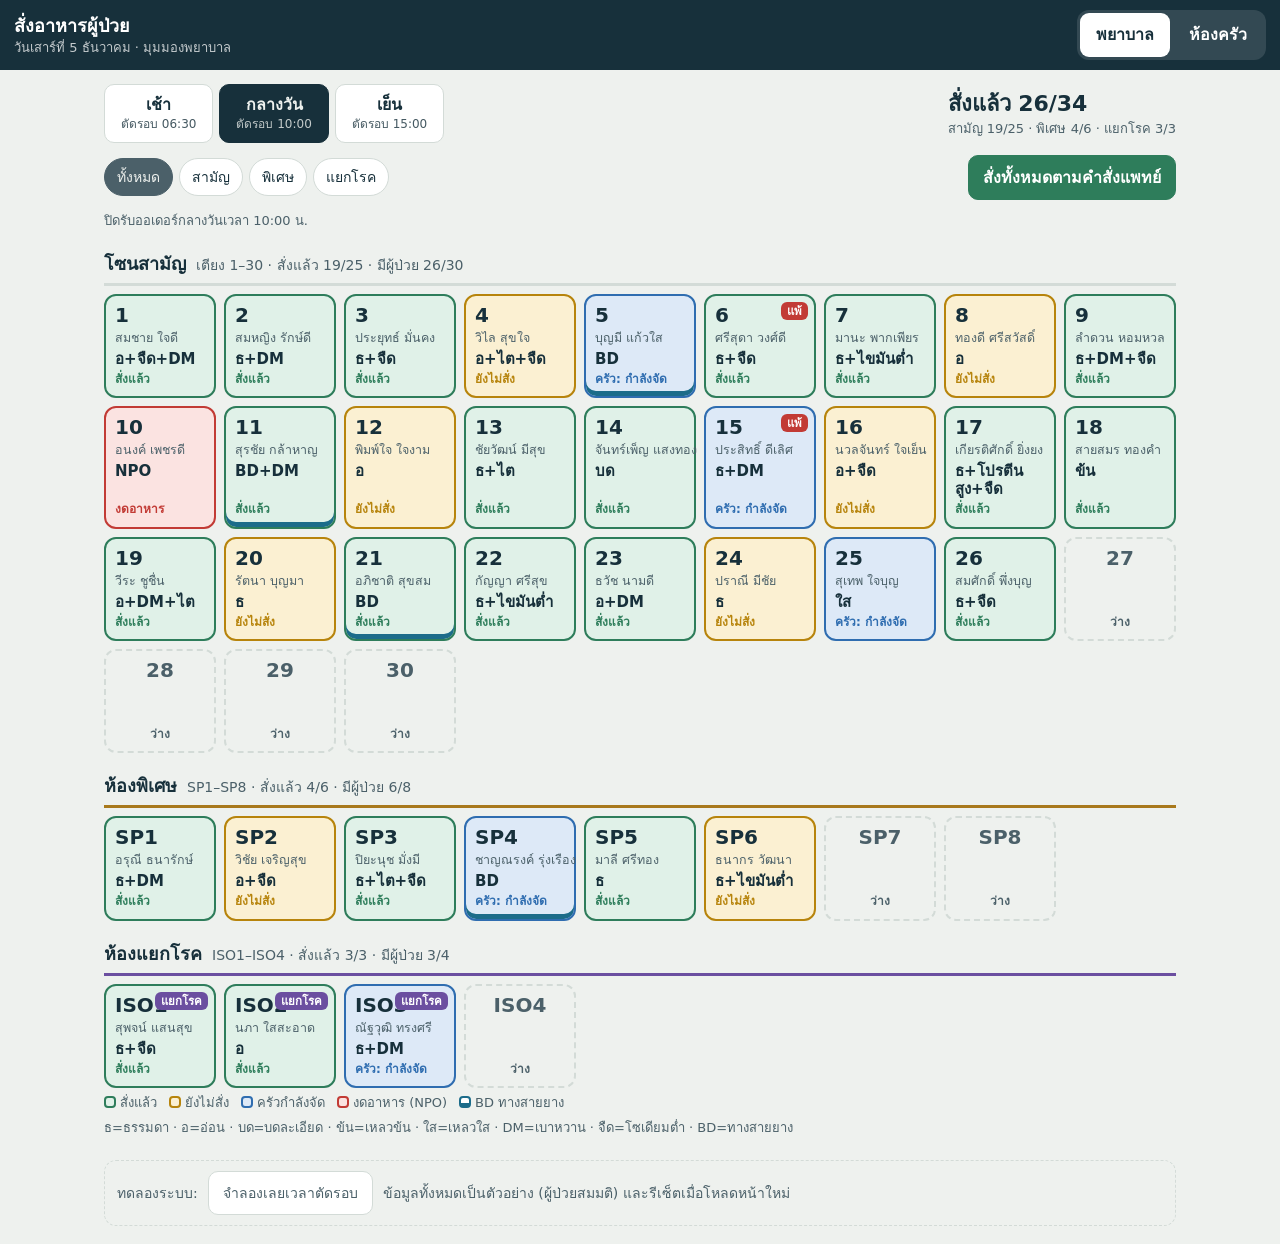
<file: public/assets/aistudio/hospital-meal-order_6913747d.html>
<!DOCTYPE html>
<html lang="th">
<head>
<meta charset="UTF-8">
<meta name="viewport" content="width=device-width, initial-scale=1">
<title>สั่งอาหารผู้ป่วย - ต้นแบบ</title>
<style>
:root{
  --ink:#17303b; --ink2:#4b6069; --paper:#eef1ee; --panel:#ffffff; --line:#d3dbd7; --soft:#f6f8f6;
  --ok:#2e7d5b; --ok-bg:#e0f1e8; --wait:#b7840c; --wait-bg:#fbf0d2; --bad:#c23b35; --bad-bg:#fbe3e1;
  --gold:#a8791c; --gold-bg:#f7edd3; --iso:#6b4fa0; --iso-bg:#ebe4f6; --bd:#1c6c8a; --bd-bg:#dcedf4;
  --prep:#2f6db0; --prep-bg:#dde9f7; --shadow:0 -8px 30px rgba(10,30,40,.18);
}
@media (prefers-color-scheme:dark){
  :root{color-scheme:dark;
  --ink:#e6eeea; --ink2:#9db0a9; --paper:#0f1a1e; --panel:#17262c; --line:#2c424a; --soft:#1c2e35;
  --ok:#59c493; --ok-bg:#173a2b; --wait:#e3b441; --wait-bg:#3b3112; --bad:#ff7a72; --bad-bg:#431c1a;
  --gold:#e0b255; --gold-bg:#3a2e12; --iso:#b79cf0; --iso-bg:#2b2342; --bd:#6cc3e3; --bd-bg:#12323f;
  --prep:#7db4f0; --prep-bg:#17304b; --shadow:0 -8px 30px rgba(0,0,0,.5);}
}
*{box-sizing:border-box}
html{-webkit-text-size-adjust:100%}
body{margin:0;background:var(--paper);color:var(--ink);font-family:'Sarabun','Noto Sans Thai','Leelawadee UI',Tahoma,system-ui,sans-serif;font-size:16px;line-height:1.45}
button{font:inherit;color:inherit;cursor:pointer;border:1px solid var(--line);background:var(--panel);border-radius:10px;padding:10px 14px;min-height:44px}
button:focus-visible,input:focus-visible,select:focus-visible,textarea:focus-visible{outline:3px solid var(--prep);outline-offset:2px}
button:disabled{opacity:.45;cursor:not-allowed}
input,select,textarea{font:inherit;color:inherit;background:var(--panel);border:1px solid var(--line);border-radius:10px;padding:10px 12px;width:100%;min-height:44px}
textarea{min-height:70px;resize:vertical}
label.f{display:block;font-weight:600;font-size:14px;margin:12px 0 4px}
.req{color:var(--bad)}
header.top{position:sticky;top:0;z-index:20;background:var(--ink);color:#fff;padding:10px 14px;display:flex;gap:12px;align-items:center;flex-wrap:wrap}
@media (prefers-color-scheme:dark){header.top{background:#0a1316}}
header.top h1{font-size:18px;margin:0;font-weight:700;flex:1;min-width:150px}
header.top small{opacity:.75;font-weight:400;display:block;font-size:13px}
.seg{display:flex;background:rgba(255,255,255,.12);border-radius:12px;padding:3px;gap:3px}
.seg button{background:transparent;border:0;color:#fff;padding:8px 16px;border-radius:9px;font-weight:600}
.seg button.on{background:#fff;color:#17303b}
.wrap{max-width:1100px;margin:0 auto;padding:14px}
.bar{display:flex;gap:8px;flex-wrap:wrap;align-items:center;margin-bottom:12px}
.tabs{display:flex;gap:6px}
.tabs button{padding:8px 16px;font-weight:600}
.tabs button.on{background:var(--ink);color:var(--paper);border-color:var(--ink)}
.tabs small{display:block;font-weight:400;font-size:12px;opacity:.8}
.chips{display:flex;gap:6px;flex-wrap:wrap}
.chips button{padding:6px 12px;min-height:38px;border-radius:99px;font-size:14px}
.chips button.on{background:var(--ink2);color:var(--paper);border-color:var(--ink2)}
.primary{background:var(--ok);color:#fff;border-color:var(--ok);font-weight:700}
.zonehead{display:flex;align-items:baseline;gap:10px;margin:20px 0 8px;padding-bottom:6px;border-bottom:3px solid var(--line)}
.zonehead h2{margin:0;font-size:18px}
.zonehead.sp{border-color:var(--gold)} .zonehead.iso{border-color:var(--iso)}
.zonehead .cnt{font-size:14px;color:var(--ink2)}
.grid{display:grid;grid-template-columns:repeat(auto-fill,minmax(104px,1fr));gap:8px}
.bed{text-align:left;padding:8px 9px;border-radius:12px;border:2px solid var(--line);background:var(--panel);display:flex;flex-direction:column;gap:3px;min-height:104px;position:relative}
.bed .no{font-size:20px;font-weight:800;line-height:1.1}
.bed .nm{font-size:12.5px;color:var(--ink2);white-space:nowrap;overflow:hidden;text-overflow:ellipsis}
.bed .dt{font-size:15px;font-weight:700;line-height:1.2}
.bed .st{font-size:12px;font-weight:700;margin-top:auto}
.bed.ordered{background:var(--ok-bg);border-color:var(--ok)} .bed.ordered .st{color:var(--ok)}
.bed.none{background:var(--wait-bg);border-color:var(--wait)} .bed.none .st{color:var(--wait)}
.bed.prep{background:var(--prep-bg);border-color:var(--prep)} .bed.prep .st{color:var(--prep)}
.bed.npo{background:var(--bad-bg);border-color:var(--bad)} .bed.npo .st{color:var(--bad)}
.bed.vacant{background:transparent;border-style:dashed;color:var(--ink2);cursor:default;min-height:104px;justify-content:center;align-items:center}
.bed.tube{box-shadow:inset 0 -5px 0 var(--bd)}
.tag{display:inline-block;font-size:11.5px;font-weight:700;border-radius:6px;padding:1px 6px;line-height:1.4}
.tag.al{background:var(--bad);color:#fff}
.tag.iso{background:var(--iso);color:#fff}
.tag.sp{background:var(--gold);color:#fff}
.tag.chg{background:var(--bad);color:#fff;animation:blink 1s steps(2) infinite}
.tag.bd{background:var(--bd);color:#fff}
@media (prefers-reduced-motion:reduce){.tag.chg{animation:none}}
@keyframes blink{50%{opacity:.35}}
.tagrow{position:absolute;top:6px;right:6px;display:flex;gap:3px;flex-direction:column;align-items:flex-end}
.legend{font-size:13px;color:var(--ink2);display:flex;gap:12px;flex-wrap:wrap;margin:6px 0 0}
.legend i{display:inline-block;width:12px;height:12px;border-radius:4px;vertical-align:-1px;margin-right:4px;border:2px solid}
.banner{background:var(--bad-bg);border:2px solid var(--bad);border-radius:12px;padding:10px 12px;margin-bottom:12px;display:flex;gap:10px;align-items:center;justify-content:space-between;flex-wrap:wrap}
.sheetbg{position:fixed;inset:0;background:rgba(5,15,20,.5);z-index:40;display:flex;align-items:flex-end;justify-content:center}
.sheet{background:var(--panel);width:100%;max-width:680px;max-height:94vh;overflow:auto;border-radius:20px 20px 0 0;box-shadow:var(--shadow)}
.sheet .hd{position:sticky;top:0;background:var(--panel);padding:14px 16px 10px;border-bottom:1px solid var(--line);display:flex;gap:10px;align-items:flex-start;z-index:2}
.sheet .bd{padding:4px 16px 16px}
.sheet .ft{position:sticky;bottom:0;background:var(--panel);border-top:1px solid var(--line);padding:10px 16px;display:flex;gap:8px}
.sheet .ft .primary{flex:1;font-size:18px;min-height:52px}
.sec{margin-top:16px}
.sec h3{margin:0 0 6px;font-size:15px;display:flex;align-items:center;gap:8px}
.sec h3 span.note{font-weight:400;color:var(--ink2);font-size:13px}
.opts{display:flex;flex-wrap:wrap;gap:6px}
.opts button{padding:8px 12px;border-radius:10px}
.opts button.on{background:var(--ink);color:var(--paper);border-color:var(--ink);font-weight:700}
.opts button.on.nopt{background:var(--bad);border-color:var(--bad);color:#fff}
.opts button.on.bdopt{background:var(--bd);border-color:var(--bd);color:#fff}
.opts button b{display:inline-block;min-width:26px}
.card{background:var(--soft);border:1px solid var(--line);border-radius:12px;padding:10px 12px;margin-top:8px}
.card.bdc{border-color:var(--bd);background:var(--bd-bg)}
.card.al{border-color:var(--bad);background:var(--bad-bg)}
.card.isoc{border-color:var(--iso);background:var(--iso-bg)}
.card.spc{border-color:var(--gold);background:var(--gold-bg)}
.two{display:grid;grid-template-columns:1fr 1fr;gap:10px}
.mut{color:var(--ink2);font-size:13px}
.err{color:var(--bad);font-weight:700;font-size:14px;margin-top:6px}
.stepper{display:flex;align-items:center;gap:10px}
.stepper button{width:44px;font-size:20px;padding:0}
.stepper b{min-width:28px;text-align:center;font-size:20px}
.log{font-size:13px;color:var(--ink2);padding-left:18px;margin:4px 0}
.toast{position:fixed;left:50%;bottom:20px;transform:translateX(-50%);background:var(--ink);color:#fff;padding:12px 16px;border-radius:12px;z-index:80;display:flex;gap:12px;align-items:center;max-width:92vw}
@media (prefers-color-scheme:dark){.toast{background:#e6eeea;color:#0f1a1e}}
.toast button{min-height:34px;padding:4px 10px;background:transparent;color:inherit;border-color:currentColor}
.demo{margin:22px 0 4px;padding:10px 12px;border:1px dashed var(--line);border-radius:12px;font-size:14px;color:var(--ink2);display:flex;gap:10px;align-items:center;flex-wrap:wrap}
/* Kitchen */
table.sum{width:100%;border-collapse:collapse;background:var(--panel);border:1px solid var(--line);border-radius:12px;overflow:hidden}
table.sum th,table.sum td{padding:9px 10px;text-align:center;border-bottom:1px solid var(--line)}
table.sum th:first-child,table.sum td:first-child{text-align:left}
table.sum thead th{background:var(--soft);font-size:14px}
table.sum tfoot td{font-weight:800;background:var(--soft)}
.kpis{display:grid;grid-template-columns:repeat(auto-fit,minmax(150px,1fr));gap:8px;margin:10px 0}
.kpi{background:var(--panel);border:1px solid var(--line);border-radius:12px;padding:10px 12px}
.kpi b{font-size:26px;display:block;line-height:1.1}
.kpi span{font-size:13px;color:var(--ink2)}
.row{display:grid;grid-template-columns:70px 1fr auto;gap:10px;align-items:center;background:var(--panel);border:2px solid var(--line);border-left-width:8px;border-radius:12px;padding:8px 10px;margin-bottom:6px}
.row.ordered{border-left-color:var(--wait)} .row.prep{border-left-color:var(--prep)} .row.sent,.row.left{border-left-color:var(--ok);opacity:.8}
.row.tube{background:var(--bd-bg)}
.row .no{font-size:22px;font-weight:800}
.row .info .d{font-weight:700}
.row .acts{display:flex;gap:6px;flex-wrap:wrap;justify-content:flex-end}
.row .acts button{min-height:42px;padding:6px 12px;font-size:14px}
.row .acts .adv{font-weight:700;min-width:118px}
.row .acts .adv.ordered{background:var(--wait-bg);border-color:var(--wait)}
.row .acts .adv.prep{background:var(--prep-bg);border-color:var(--prep)}
.row .acts .adv.sent,.row .acts .adv.left{background:var(--ok-bg);border-color:var(--ok)}
@media (max-width:560px){.row{grid-template-columns:56px 1fr}.row .acts{grid-column:1/-1;justify-content:stretch}.row .acts button{flex:1}.two{grid-template-columns:1fr}}
/* labels */
.labels{display:grid;grid-template-columns:repeat(auto-fill,minmax(250px,1fr));gap:10px}
.lab{border:3px solid #000;border-radius:8px;padding:8px 10px;background:#fff;color:#000;break-inside:avoid;font-size:14px}
.lab .big{font-size:26px;font-weight:800;line-height:1.1}
.lab.bdl{border-color:#1c6c8a;background:#e3f2f8}
.lab.isol{border-style:dashed;border-color:#6b4fa0}
.lab .bar2{margin:-8px -10px 6px;padding:3px 10px;color:#fff;font-weight:800;font-size:13px}
@media print{
  body.printing header.top,body.printing .wrap,body.printing .sheet .hd,body.printing .sheet .ft,body.printing .toast{display:none!important}
  body.printing .sheetbg{position:static;background:none;display:block}
  body.printing .sheet{max-height:none;box-shadow:none;border-radius:0;max-width:none}
}
</style>
</head>
<body>
<header class="top">
  <h1>สั่งอาหารผู้ป่วย<small id="hdsub"></small></h1>
  <div class="seg" role="tablist" aria-label="บทบาท">
    <button data-a="role" data-v="nurse" id="r-nurse">พยาบาล</button>
    <button data-a="role" data-v="kitchen" id="r-kitchen">ห้องครัว</button>
  </div>
</header>
<main class="wrap" id="app"></main>
<div id="layer"></div>
<div id="toastbox"></div>

<script>
/* ---------- ค่าคงที่ ---------- */
const MEALS=[{k:'m',n:'เช้า',cut:'06:30'},{k:'l',n:'กลางวัน',cut:'10:00'},{k:'d',n:'เย็น',cut:'15:00'}];
const TEX=[
 {k:'normal',s:'ธ',t:'ธรรมดา',n:'อาหารธรรมดา'},
 {k:'soft',s:'อ',t:'อ่อน',n:'อาหารอ่อน'},
 {k:'minced',s:'บด',t:'บดละเอียด',n:'อาหารบดละเอียด'},
 {k:'thick',s:'ข้น',t:'เหลวข้น',n:'อาหารเหลวข้น'},
 {k:'clear',s:'ใส',t:'เหลวใส',n:'อาหารเหลวใส'},
 {k:'bd',s:'BD',t:'BD',n:'อาหารทางสายยาง (BD)'},
 {k:'npo',s:'NPO',t:'NPO',n:'งดอาหาร (NPO)'}];
const RES=[
 {k:'dm',s:'DM',n:'เบาหวาน'},{k:'low',s:'จืด',n:'จืด / โซเดียมต่ำ'},
 {k:'kid',s:'ไต',n:'โรคไต'},{k:'lf',s:'ไขมันต่ำ',n:'ไขมันต่ำ'},{k:'hp',s:'โปรตีนสูง',n:'โปรตีนสูง'}];
const FORMULAS=['สูตรทั่วไป','สูตรเบาหวาน','สูตรโรคไต'];
const ISOTYPES={contact:'สัมผัส (Contact)',droplet:'ละอองฝอย (Droplet)',airborne:'ทางอากาศ (Airborne)'};
const STL={ordered:'รอทำ',prep:'กำลังจัด',sent:'ส่งแล้ว',left:'วางหน้าห้องแล้ว',none:'ยังไม่สั่ง'};
const ZN={gen:'สามัญ',sp:'พิเศษ',iso:'แยกโรค'};
const tx=k=>TEX.find(t=>t.k===k), rs=k=>RES.find(r=>r.k===k);

/* ---------- ข้อมูลตัวอย่าง ---------- */
const P={}, ORDER=[];
const today=()=>new Date().toLocaleDateString('th-TH',{day:'numeric',month:'short',year:'2-digit'});
const hn=()=>String(Math.floor(100000+Math.random()*899999));
function mk(id,zone,label,seed,extra={}){
  ORDER.push(id);
  if(!seed){P[id]={id,zone,label,occ:false,...extra};return;}
  const [name,age,dx,tex,restr,allergy,tube]=seed;
  P[id]={id,zone,label,occ:true,name,age,dx,hn:hn(),allergy:allergy||'',
    diet:{tex,restr:restr?restr.split(','):[],doctor:'นพ.วิชัย สุขสันต์',date:today(),
      tube:tube||{sub:'natural',formula:'',kcal:1,line:'NG',method:'bolus',vol:250,times:5,flush:30}},
    orders:{},log:[{t:'07:10',u:'พย.สมใจ',x:'บันทึกคำสั่งอาหารจากแพทย์'}],...extra};
}
const G=[
['สมชาย ใจดี',68,'ปอดอักเสบ','soft','low,dm'],['สมหญิง รักษ์ดี',72,'เบาหวาน','normal','dm'],
['ประยุทธ์ มั่นคง',59,'ความดันสูง','normal','low'],['วิไล สุขใจ',81,'ไตวายเรื้อรัง','soft','kid,low'],
['บุญมี แก้วใส',75,'โรคหลอดเลือดสมอง','bd','',,{sub:'natural',formula:'',kcal:1,line:'NG',method:'bolus',vol:250,times:5,flush:30}],
['ศรีสุดา วงศ์ดี',64,'หัวใจล้มเหลว','normal','low','ถั่วลิสง'],['มานะ พากเพียร',55,'ตับอักเสบ','normal','lf'],
['ทองดี ศรีสวัสดิ์',83,'กระดูกสะโพกหัก','soft',''],['ลำดวน หอมหวล',70,'เบาหวาน ความดันสูง','normal','dm,low'],
['อนงค์ เพชรดี',47,'ผ่าตัดไส้ติ่ง','npo',''],
['สุรชัย กล้าหาญ',66,'โรคหลอดเลือดสมอง','bd','dm',,{sub:'formula',formula:'สูตรเบาหวาน',kcal:1,line:'PEG',method:'continuous',vol:100,times:6,flush:50}],
['พิมพ์ใจ ใจงาม',39,'กระเพาะอักเสบ','soft',''],['ชัยวัฒน์ มีสุข',61,'ไตเรื้อรัง','normal','kid'],
['จันทร์เพ็ญ แสงทอง',77,'ปอดอักเสบ','minced',''],['ประสิทธิ์ ดีเลิศ',58,'เบาหวาน','normal','dm','กุ้ง'],
['นวลจันทร์ ใจเย็น',69,'หัวใจ','soft','low'],['เกียรติศักดิ์ ยิ่งยง',52,'ตับแข็ง','normal','hp,low'],
['สายสมร ทองคำ',85,'ปอดอักเสบ','thick',''],['วีระ ชูชื่น',63,'เบาหวาน ไต','soft','dm,kid'],
['รัตนา บุญมา',44,'นิ่วในไต','normal',''],
['อภิชาติ สุขสม',73,'โรคหลอดเลือดสมอง','bd','',,{sub:'formula',formula:'สูตรทั่วไป',kcal:1,line:'NG',method:'bolus',vol:300,times:5,flush:30}],
['กัญญา ศรีสุข',56,'ไขมันในเลือดสูง','normal','lf'],['ธวัช นามดี',67,'เบาหวาน','soft','dm'],
['ปราณี มีชัย',79,'กระดูกหัก','normal',''],['สุเทพ ใจบุญ',60,'ท้องเสีย','clear',''],
['สมศักดิ์ พึ่งบุญ',71,'หัวใจ','normal','low']];
for(let i=1;i<=30;i++) mk('B'+i,'gen',String(i),G[i-1]);
const S=[
['อรุณี ธนารักษ์',58,'เบาหวาน','normal','dm'],['วิชัย เจริญสุข',74,'หัวใจ','soft','low'],
['ปิยะนุช มั่งมี',66,'โรคไต','normal','kid,low'],
['ชาญณรงค์ รุ่งเรือง',80,'โรคหลอดเลือดสมอง','bd','',,{sub:'natural',formula:'',kcal:1.2,line:'NG',method:'bolus',vol:250,times:5,flush:30}],
['มาลี ศรีทอง',62,'ผ่าตัดเข่า','normal',''],['ธนากร วัฒนา',49,'ตับอักเสบ','normal','lf']];
for(let i=1;i<=8;i++) mk('SP'+i,'sp','SP'+i,S[i-1],{room:i<=6?'ห้องเดี่ยว':'VIP'});
const I=[
['สุพจน์ แสนสุข',65,'วัณโรคปอด','normal','low',,,'airborne'],
['นภา ใสสะอาด',34,'ไข้หวัดใหญ่','soft','',,,'droplet'],
['ณัฐวุฒิ ทรงศรี',52,'MRSA','normal','dm',,,'contact']];
const ISO_N=4;
for(let i=1;i<=ISO_N;i++){const s=I[i-1];mk('ISO'+i,'iso','ISO'+i,s,s?{iso:{type:s[7],start:today()}}:{});}
const defOrder=()=>({st:'none',rice:'rice',portion:'normal',note:'',rel:0,changed:false,urgent:false});
let idx=0;
for(const id of ORDER){const p=P[id];if(!p.occ)continue;idx++;
  for(const m of MEALS)p.orders[m.k]=defOrder();
  if(p.diet.tex==='npo')continue;
  const mid=['soft','normal'].includes(p.diet.tex);
  p.orders.m.st=p.zone==='iso'?'left':'sent';
  p.orders.l.st=idx%4===0?'none':(idx%5===0?'prep':'ordered');
  if(!mid)for(const m of MEALS)p.orders[m.k].rice=null;
  if(p.zone==='sp')p.orders.l.rel=p.id==='SP1'||p.id==='SP2'?1:0;
}
const nowHM=new Date();

/* ---------- state ---------- */
const st={role:'nurse',meal:'l',filter:'all',sheet:null,draft:null,errs:[],locked:false,kview:'list',labels:false,msgs:[],showmsgs:false,notify:null,undo:null};
const $=s=>document.querySelector(s);
const esc=s=>String(s??'').replace(/[&<>"']/g,c=>({'&':'&amp;','<':'&lt;','>':'&gt;','"':'&quot;',"'":'&#39;'}[c]));
const clone=o=>JSON.parse(JSON.stringify(o));
const ord=(p,m=st.meal)=>p.orders[m]||defOrder();
const occ=()=>ORDER.map(i=>P[i]).filter(p=>p.occ);
const isNPO=p=>p.diet.tex==='npo';
const abbr=d=>d.tex==='npo'?'NPO':[tx(d.tex).s,...d.restr.map(r=>rs(r).s)].join('+');
const kname=d=>d.tex==='bd'?(d.tube.sub==='natural'?'BD · บดธรรมชาติ':'BD · สูตรสำเร็จรูป'):[tx(d.tex).t,...d.restr.map(r=>rs(r).s)].join(' + ');
const mealName=k=>MEALS.find(m=>m.k===k).n;
const riceOK=d=>['normal','soft'].includes(d.tex);
const riceLabel=(d,v)=>v==='porridge'?'โจ๊ก':v==='congee'?'ข้าวต้ม':'ข้าวสวย';
function toast(msg,undo){
  const b=$('#toastbox');
  b.innerHTML=`<div class="toast" role="status"><span>${esc(msg)}</span>${undo?'<button data-a="undo">ย้อนกลับ</button>':''}</div>`;
  clearTimeout(toast.t);toast.t=setTimeout(()=>b.innerHTML='',undo?6000:2800);
}

/* ---------- render หลัก ---------- */
function render(){
  $('#r-nurse').classList.toggle('on',st.role==='nurse');
  $('#r-kitchen').classList.toggle('on',st.role==='kitchen');
  const d=new Date().toLocaleDateString('th-TH',{weekday:'long',day:'numeric',month:'long'});
  $('#hdsub').textContent=d+' · '+(st.role==='nurse'?'มุมมองพยาบาล':'มุมมองห้องครัว');
  $('#app').innerHTML=st.role==='nurse'?nurseHTML():kitchenHTML();
  $('#layer').innerHTML=(st.sheet?sheetHTML():'')+(st.labels?labelsHTML():'')+(st.notify?notifyHTML():'');
  document.body.classList.toggle('printing',st.labels);
}
function mealTabs(){
  return `<div class="tabs" role="tablist">${MEALS.map(m=>`<button data-a="meal" data-v="${m.k}" class="${st.meal===m.k?'on':''}">${m.n}<small>ตัดรอบ ${m.cut}</small></button>`).join('')}</div>`;
}
function counts(zone){
  const l=occ().filter(p=>(!zone||p.zone===zone)&&!isNPO(p));
  const total=(zone?ORDER.map(i=>P[i]).filter(p=>p.zone===zone):ORDER.map(i=>P[i])).length;
  return {done:l.filter(p=>ord(p).st!=='none').length,need:l.length,occ:occ().filter(p=>!zone||p.zone===zone).length,total};
}

/* ---------- มุมมองพยาบาล ---------- */
function bedHTML(p){
  if(!p.occ)return `<div class="bed vacant"><span class="no">${p.label}</span><span class="st">ว่าง</span></div>`;
  const o=ord(p),npo=isNPO(p);
  const cls=npo?'npo':(o.st==='none'?'none':(o.st==='ordered'?'ordered':(o.st==='prep'?'prep':'ordered')));
  const label=npo?'งดอาหาร':(o.st==='none'?'ยังไม่สั่ง':(o.st==='ordered'?'สั่งแล้ว':'ครัว: '+STL[o.st]));
  return `<button class="bed ${cls} ${p.diet.tex==='bd'?'tube':''}" data-a="open" data-v="${p.id}" aria-label="เตียง ${p.label} ${esc(p.name)} ${abbr(p.diet)} ${label}">
    <span class="tagrow">${p.allergy?'<span class="tag al">แพ้</span>':''}${p.zone==='iso'?'<span class="tag iso">แยกโรค</span>':''}${o.changed?'<span class="tag chg">เปลี่ยน</span>':''}</span>
    <span class="no">${p.label}</span><span class="nm">${esc(p.name)}</span>
    <span class="dt">${esc(abbr(p.diet))}</span><span class="st">${label}</span></button>`;
}
function nurseHTML(){
  const c=counts(),cg=counts('gen'),cs=counts('sp'),ci=counts('iso');
  const f=st.filter;
  const zones=[['gen','โซนสามัญ','เตียง 1–30',cg,''],['sp','ห้องพิเศษ','SP1–SP8',cs,'sp'],['iso','ห้องแยกโรค','ISO1–ISO'+ISO_N,ci,'iso']];
  const cut=MEALS.find(m=>m.k===st.meal).cut;
  const unread=st.msgs.filter(m=>!m.read).length;
  return `
  ${unread?`<div class="banner"><b>ข้อความจากห้องครัว ${unread} รายการ</b><button data-a="msgs">${st.showmsgs?'ซ่อน':'ดูข้อความ'}</button></div>`:''}
  ${st.showmsgs?`<div class="card" style="margin:0 0 12px">${st.msgs.map(m=>`<div><b>${esc(m.bed)}</b> · ${m.time} · ${esc(m.text)}</div>`).join('')||'ไม่มีข้อความ'}<button style="margin-top:8px" data-a="readall">รับทราบทั้งหมด</button></div>`:''}
  <div class="bar">${mealTabs()}
    <div style="flex:1"></div>
    <div><b style="font-size:22px">สั่งแล้ว ${c.done}/${c.need}</b><div class="mut">สามัญ ${cg.done}/${cg.need} · พิเศษ ${cs.done}/${cs.need} · แยกโรค ${ci.done}/${ci.need}</div></div>
  </div>
  <div class="bar">
    <div class="chips" aria-label="กรองโซน">${[['all','ทั้งหมด'],['gen','สามัญ'],['sp','พิเศษ'],['iso','แยกโรค']].map(([k,n])=>`<button data-a="filter" data-v="${k}" class="${f===k?'on':''}">${n}</button>`).join('')}</div>
    <div style="flex:1"></div>
    <button class="primary" data-a="orderall" ${st.locked?'disabled':''}>สั่งทั้งหมดตามคำสั่งแพทย์</button>
  </div>
  ${st.locked?`<div class="banner" style="background:var(--wait-bg);border-color:var(--wait)"><b>เลยเวลาตัดรอบ (${cut}) แล้ว</b><span>แก้ไขได้เฉพาะ "แก้ไขด่วน" พร้อมระบุเหตุผล</span></div>`:`<div class="mut" style="margin-bottom:6px">ปิดรับออเดอร์${mealName(st.meal)}เวลา ${cut} น.</div>`}
  ${zones.filter(z=>f==='all'||f===z[0]).map(([k,n,r,cc,cl])=>`
    <div class="zonehead ${cl}"><h2>${n}</h2><span class="cnt">${r} · สั่งแล้ว ${cc.done}/${cc.need} · มีผู้ป่วย ${cc.occ}/${cc.total}</span></div>
    <div class="grid">${ORDER.map(i=>P[i]).filter(p=>p.zone===k).map(bedHTML).join('')}</div>`).join('')}
  <div class="legend">
    <span><i style="background:var(--ok-bg);border-color:var(--ok)"></i>สั่งแล้ว</span>
    <span><i style="background:var(--wait-bg);border-color:var(--wait)"></i>ยังไม่สั่ง</span>
    <span><i style="background:var(--prep-bg);border-color:var(--prep)"></i>ครัวกำลังจัด</span>
    <span><i style="background:var(--bad-bg);border-color:var(--bad)"></i>งดอาหาร (NPO)</span>
    <span><i style="background:var(--panel);border-color:var(--bd);border-bottom-width:5px"></i>BD ทางสายยาง</span>
  </div>
  <div class="legend">ธ=ธรรมดา · อ=อ่อน · บด=บดละเอียด · ข้น=เหลวข้น · ใส=เหลวใส · DM=เบาหวาน · จืด=โซเดียมต่ำ · BD=ทางสายยาง</div>
  <div class="demo"><span>ทดลองระบบ:</span>
    <button data-a="lock">${st.locked?'จำลองก่อนตัดรอบ':'จำลองเลยเวลาตัดรอบ'}</button>
    <span>ข้อมูลทั้งหมดเป็นตัวอย่าง (ผู้ป่วยสมมติ) และรีเซ็ตเมื่อโหลดหน้าใหม่</span></div>`;
}

/* ---------- แผ่นรายละเอียดเตียง (พยาบาล) ---------- */
function openSheet(id){
  const p=P[id];if(!p.occ)return;
  const o=ord(p);
  st.sheet=id;
  st.draft={diet:clone(p.diet),allergy:p.allergy,order:clone(o),iso:p.iso?clone(p.iso):null,docReset:false,origDiet:clone(p.diet)};
  st.errs=[];render();
}
function dietChanged(){
  const a=clone(st.draft.diet),b=clone(st.draft.origDiet);a.doctor=b.doctor='';a.date=b.date='';
  return JSON.stringify(a)!==JSON.stringify(b);
}
function sheetHTML(){
  const p=P[st.sheet],d=st.draft,t=d.diet.tex,o=d.order,meal=mealName(st.meal);
  const prevKey=MEALS[MEALS.findIndex(m=>m.k===st.meal)-1]?.k;
  const changed=dietChanged();
  const lockNote=st.locked;
  const exist=ord(p).st!=='none';
  return `<div class="sheetbg" data-a="closebg"><div class="sheet" role="dialog" aria-modal="true" aria-label="เตียง ${p.label}">
  <div class="hd"><div style="flex:1"><div style="font-size:22px;font-weight:800">${p.zone==='gen'?'เตียง ':'ห้อง '}${p.label} ${p.zone==='sp'?`<span class="tag sp">${p.room}</span>`:''}${p.zone==='iso'?'<span class="tag iso">แยกโรค</span>':''}</div>
    <div>${esc(p.name)} · ${p.age} ปี · HN ${p.hn}</div><div class="mut">โรค: ${esc(p.dx)}</div></div>
    <button data-a="close" aria-label="ปิด">ปิด</button></div>
  <div class="bd">
   ${d.allergy?`<div class="card al"><b>⚠ แพ้อาหาร: ${esc(d.allergy)}</b></div>`:''}
   <div class="sec"><h3>ชนิดอาหารตามคำสั่งแพทย์ <span class="note">มื้อ${meal}</span></h3>
    <div class="opts" role="group" aria-label="ลักษณะอาหาร">${TEX.map(x=>`<button data-a="tex" data-v="${x.k}" class="${t===x.k?'on':''} ${x.k==='npo'?'nopt':''} ${x.k==='bd'?'bdopt':''}"><b>${x.s}</b> ${x.n.replace('อาหาร','')}</button>`).join('')}</div>
    <h3 style="margin-top:12px">ข้อจำกัดเฉพาะโรค <span class="note">${t==='npo'?'ใช้ไม่ได้กับ NPO':'เลือกได้หลายข้อ'}</span></h3>
    <div class="opts" role="group" aria-label="ข้อจำกัดเฉพาะโรค">${RES.map(x=>`<button data-a="res" data-v="${x.k}" ${t==='npo'?'disabled':''} class="${d.diet.restr.includes(x.k)?'on':''}">${x.n}</button>`).join('')}</div>
    <label class="f" for="f-doc">แพทย์ผู้สั่ง <span class="req">*</span> ${changed?'<span class="req">(เปลี่ยนคำสั่ง กรุณากรอกใหม่)</span>':''}</label>
    <input id="f-doc" data-f="diet.doctor" value="${esc(d.diet.doctor)}" placeholder="เช่น นพ.สมชาย ..." style="${changed&&!d.diet.doctor?'border-color:var(--bad);border-width:2px':''}">
    <div class="mut">คำสั่งล่าสุด: ${p.diet.date}</div>
    <label class="f" for="f-al">แพ้อาหาร</label>
    <input id="f-al" data-f="allergy" value="${esc(d.allergy)}" placeholder="ไม่มี / ระบุชนิดอาหารที่แพ้">
   </div>

   ${t==='bd'?tubeHTML(d):''}

   ${p.zone==='iso'?`<div class="sec"><div class="card isoc"><h3>การแยกโรค</h3>
     <div class="opts">${Object.entries(ISOTYPES).map(([k,n])=>`<button data-a="isot" data-v="${k}" class="${d.iso.type===k?'on':''}">${n}</button>`).join('')}</div>
     <div class="mut" style="margin-top:8px">ภาชนะใช้ครั้งเดียวทิ้ง (ถาด จาน ช้อน แก้ว) · วางหน้าห้องหรือช่องรับอาหาร ไม่เข้าห้อง · เริ่มแยกโรค ${d.iso.start}</div></div></div>`:''}

   ${t!=='npo'?`<div class="sec"><h3>ตัวเลือกมื้อ${meal}</h3>
     ${riceOK(d.diet)?`<div class="opts" role="group" aria-label="ประเภทข้าว">${['rice','porridge','congee'].filter(v=>t==='normal'?v==='rice'||v==='porridge':v!=='rice').map(v=>`<button data-a="rice" data-v="${v}" class="${o.rice===v?'on':''}">${riceLabel(d.diet,v)}</button>`).join('')}</div>`
       :`<div class="mut">ชนิดนี้ไม่เลือกข้าว/โจ๊ก (ระบบป้องกันการเลือกขัดกับชนิดอาหาร)</div>`}
     <div class="opts" style="margin-top:8px" role="group" aria-label="ปริมาณ"><button data-a="por" data-v="small" class="${o.portion==='small'?'on':''}">ปริมาณน้อย</button><button data-a="por" data-v="normal" class="${o.portion==='normal'?'on':''}">ปริมาณปกติ</button></div>
     <label class="f" for="f-note">หมายเหตุถึงห้องครัว</label>
     <input id="f-note" data-f="order.note" value="${esc(o.note)}" placeholder="เช่น ไม่ใส่ผักชี">
     ${p.zone==='sp'?`<div class="card spc"><b>ห้องพิเศษ</b> · ส่งถึงห้องโดยตรง
       <div class="stepper" style="margin-top:6px"><span>อาหารญาติ/ผู้ดูแล (ชำระเอง)</span><button data-a="rel" data-v="-1" aria-label="ลด">−</button><b>${o.rel}</b><button data-a="rel" data-v="1" aria-label="เพิ่ม">+</button><span class="mut">ชุด</span></div></div>`:''}
   </div>`:`<div class="card al" style="margin-top:14px"><b>งดอาหาร (NPO)</b><div class="mut">ไม่ต้องสั่งอาหาร ครัวจะเห็นเป็นเตียงงดอาหาร</div></div>`}

   ${lockNote?`<div class="card" style="border-color:var(--wait)"><b>แก้ไขด่วน (เลยเวลาตัดรอบ)</b><label class="f" for="f-urg">เหตุผล <span class="req">*</span></label><input id="f-urg" data-f="urgent" value="${esc(d.urgent||'')}" placeholder="เช่น แพทย์เปลี่ยนคำสั่งเมื่อสักครู่"></div>`:''}

   ${st.errs.length?`<div class="err" role="alert">${st.errs.map(e=>'• '+esc(e)).join('<br>')}</div>`:''}

   <div class="sec"><h3>ประวัติการแก้ไข</h3>${p.log.slice(-4).reverse().map(l=>`<div class="log">${l.t} · ${esc(l.u)} · ${esc(l.x)}</div>`).join('')}</div>
  </div>
  <div class="ft">
   ${prevKey&&t!=='npo'?`<button data-a="copyprev">คัดลอกมื้อ${mealName(prevKey)}</button>`:''}
   ${exist&&!lockNote&&ord(p).st==='ordered'?`<button data-a="cancelorder">ยกเลิกมื้อนี้</button>`:''}
   <button class="primary" data-a="save">${t==='npo'?'บันทึกงดอาหาร':lockNote?'ส่งแก้ไขด่วน':exist?'บันทึกการแก้ไข':'ยืนยันสั่ง'}</button>
  </div></div></div>`;
}
function tubeHTML(d){
  const tb=d.diet.tube;
  return `<div class="sec"><div class="card bdc"><h3>อาหารทางสายยาง (BD)</h3>
   <div class="opts" role="group" aria-label="ประเภท BD"><button data-a="tsub" data-v="natural" class="${tb.sub==='natural'?'on bdopt':''}">BD บดธรรมชาติ</button><button data-a="tsub" data-v="formula" class="${tb.sub==='formula'?'on bdopt':''}">BD สูตรสำเร็จรูป</button></div>
   ${tb.sub==='natural'?`<label class="f" for="t-k">ความเข้มข้น (kcal/มล.) <span class="req">*</span></label><input id="t-k" type="number" step="0.1" min="0.5" max="2" inputmode="decimal" data-f="diet.tube.kcal" value="${tb.kcal}">`
     :`<label class="f" for="t-f">สูตร <span class="req">*</span></label><select id="t-f" data-f="diet.tube.formula"><option value="">เลือกสูตร</option>${FORMULAS.map(x=>`<option ${tb.formula===x?'selected':''}>${x}</option>`).join('')}</select>`}
   <label class="f">ชนิดสาย</label>
   <div class="opts"><button data-a="tline" data-v="NG" class="${tb.line==='NG'?'on bdopt':''}">NG ทางจมูก</button><button data-a="tline" data-v="PEG" class="${tb.line==='PEG'?'on bdopt':''}">PEG ทางหน้าท้อง</button></div>
   <label class="f">วิธีให้</label>
   <div class="opts"><button data-a="tmeth" data-v="bolus" class="${tb.method==='bolus'?'on bdopt':''}">Bolus (เป็นมื้อ)</button><button data-a="tmeth" data-v="continuous" class="${tb.method==='continuous'?'on bdopt':''}">หยดต่อเนื่อง</button></div>
   <div class="two"><div><label class="f" for="t-v">ปริมาณต่อมื้อ (มล.) <span class="req">*</span></label><input id="t-v" type="number" min="0" inputmode="numeric" data-f="diet.tube.vol" value="${tb.vol}"></div>
   <div><label class="f" for="t-t">จำนวนมื้อ/วัน <span class="req">*</span></label><input id="t-t" type="number" min="1" inputmode="numeric" data-f="diet.tube.times" value="${tb.times}"></div></div>
   <label class="f" for="t-w">น้ำล้างสาย (มล.) <span class="req">*</span></label><input id="t-w" type="number" min="0" inputmode="numeric" data-f="diet.tube.flush" value="${tb.flush}">
  </div></div>`;
}

/* ---------- บันทึก ---------- */
function saveSheet(){
  const p=P[st.sheet],d=st.draft,t=d.diet.tex,errs=[];
  const changed=dietChanged();
  if(!d.diet.doctor.trim())errs.push('กรอกชื่อแพทย์ผู้สั่ง');
  if(t==='bd'){const tb=d.diet.tube;
    if(tb.sub==='formula'&&!tb.formula)errs.push('เลือกสูตรสำเร็จรูป');
    if(tb.sub==='natural'&&!(tb.kcal>0))errs.push('ระบุความเข้มข้น (kcal/มล.)');
    if(!(tb.vol>0))errs.push('ระบุปริมาณต่อมื้อ (มล.)');
    if(!(tb.times>0))errs.push('ระบุจำนวนมื้อต่อวัน');
    if(!(tb.flush>=0)||tb.flush===''||tb.flush==null)errs.push('ระบุน้ำล้างสาย (มล.)');}
  if(st.locked&&!(d.urgent||'').trim())errs.push('ระบุเหตุผลการแก้ไขด่วน');
  if(errs.length){st.errs=errs;render();const b=document.querySelector('.sheet');if(b)b.scrollTop=b.scrollHeight;return;}
  const u='พย.สมใจ',now=new Date().toLocaleTimeString('th-TH',{hour:'2-digit',minute:'2-digit'});
  const prev=ord(p),had=prev.st!=='none';
  if(changed){d.diet.date=today();p.log.push({t:now,u,x:`เปลี่ยนคำสั่งอาหาร ${abbr(p.diet)} → ${abbr(d.diet)} (${d.diet.doctor})`});}
  p.diet=d.diet;p.allergy=d.allergy.trim();if(d.iso)p.iso=d.iso;
  if(!riceOK(p.diet)){d.order.rice=null}else if(!d.order.rice||(p.diet.tex==='normal'&&d.order.rice==='congee')||(p.diet.tex==='soft'&&d.order.rice==='rice')){d.order.rice=p.diet.tex==='normal'?'rice':'porridge'}
  if(t==='npo'){p.orders[st.meal]={...defOrder(),st:'none',changed:had};
    p.log.push({t:now,u,x:`งดอาหารมื้อ${mealName(st.meal)}`});toast('บันทึกงดอาหารแล้ว');}
  else{
    const keep=['sent','left'].includes(prev.st);
    const o={...d.order,st:had?(keep?prev.st:'ordered'):'ordered',changed:had&&(changed||JSON.stringify({...d.order,st:0,changed:0,urgent:0})!==JSON.stringify({...prev,st:0,changed:0,urgent:0})),urgent:st.locked};
    p.orders[st.meal]=o;
    p.log.push({t:now,u,x:(had?'แก้ไขออเดอร์':'สั่งอาหาร')+'มื้อ'+mealName(st.meal)+(st.locked?` (ด่วน: ${d.urgent})`:'')});
    toast((had?'บันทึกการแก้ไขแล้ว':'สั่งอาหารแล้ว')+' · '+p.label+(o.changed?' · แจ้งครัวแล้ว':''));
  }
  st.sheet=null;st.draft=null;render();
}

/* ---------- ฝั่งครัว ---------- */
function kitchenList(){
  const zi={gen:0,sp:1,iso:2};
  return occ().filter(p=>!isNPO(p)&&ord(p).st!=='none').sort((a,b)=>zi[a.zone]-zi[b.zone]||ORDER.indexOf(a.id)-ORDER.indexOf(b.id));
}
function kitchenHTML(){
  const list=kitchenList(),notOrdered=occ().filter(p=>!isNPO(p)&&ord(p).st==='none').length;
  const npo=occ().filter(p=>isNPO(p));
  const groups={};list.forEach(p=>{const k=kname(p.diet);(groups[k]=groups[k]||{gen:0,sp:0,iso:0})[p.zone]++;});
  const keys=Object.keys(groups).sort((a,b)=>(b.startsWith('BD')-a.startsWith('BD'))||a.localeCompare(b,'th'));
  const tot={gen:0,sp:0,iso:0};list.forEach(p=>tot[p.zone]++);
  const rel=list.reduce((s,p)=>s+(ord(p).rel||0),0);
  const done=list.filter(p=>['sent','left'].includes(ord(p).st)).length;
  const changed=list.filter(p=>ord(p).changed);
  const alg=list.filter(p=>p.allergy);
  const zones=[['gen','สามัญ',''],['sp','ห้องพิเศษ · ส่งถึงห้อง','sp'],['iso','ห้องแยกโรค · ส่งเป็นรายการสุดท้าย','iso']];
  return `
  <div class="bar">${mealTabs()}<div style="flex:1"></div>
    <button data-a="printall" ${list.length?'':'disabled'}>พิมพ์ฉลากทั้งหมด (${list.length})</button></div>
  <div class="kpis">
    <div class="kpi"><b>${list.length}</b><span>ถาดที่ต้องจัด</span></div>
    <div class="kpi"><b>${done}/${list.length}</b><span>จัดส่งแล้ว</span></div>
    <div class="kpi"><b>${rel}</b><span>อาหารญาติ (ห้องพิเศษ)</span></div>
    <div class="kpi"><b>${tot.iso}</b><span>ชุดภาชนะใช้ครั้งเดียว</span></div>
  </div>
  ${notOrdered?`<div class="banner" style="background:var(--wait-bg);border-color:var(--wait)"><b>ยังไม่มีออเดอร์ ${notOrdered} เตียง</b><span>พยาบาลยังไม่ได้สั่งมื้อ${mealName(st.meal)}</span></div>`:''}
  ${changed.length?`<div class="banner"><b>คำสั่งเปลี่ยน ${changed.length} เตียง</b><span>${changed.map(p=>p.label).join(', ')} — ตรวจฉลากใหม่ก่อนส่ง</span></div>`:''}
  ${alg.length?`<div class="card al"><b>⚠ ผู้ป่วยแพ้อาหาร:</b> ${alg.map(p=>`${p.label} (${esc(p.allergy)})`).join(' · ')}</div>`:''}
  ${npo.length?`<div class="mut" style="margin:6px 0">งดอาหาร (NPO): ${npo.map(p=>p.label).join(', ')} — ไม่ต้องจัด</div>`:''}
  <h2 style="font-size:18px;margin:16px 0 6px">สรุปยอดตามชนิดอาหาร</h2>
  <table class="sum"><thead><tr><th>ชนิดอาหาร</th><th>สามัญ</th><th>พิเศษ</th><th>แยกโรค</th><th>รวม</th></tr></thead>
   <tbody>${keys.map(k=>{const g=groups[k];return `<tr><td style="${k.startsWith('BD')?'color:var(--bd);font-weight:800':'font-weight:700'}">${esc(k)}</td><td>${g.gen||'–'}</td><td>${g.sp||'–'}</td><td>${g.iso||'–'}</td><td><b>${g.gen+g.sp+g.iso}</b></td></tr>`}).join('')||'<tr><td colspan="5">ยังไม่มีออเดอร์</td></tr>'}</tbody>
   <tfoot><tr><td>รวม</td><td>${tot.gen}</td><td>${tot.sp}</td><td>${tot.iso}</td><td>${list.length}</td></tr></tfoot></table>
  ${zones.map(([z,n,cl])=>{const rows=list.filter(p=>p.zone===z);return rows.length?`<div class="zonehead ${cl}"><h2>${n}</h2><span class="cnt">${rows.length} ถาด</span></div>${rows.map(rowHTML).join('')}`:''}).join('')}
  <div class="mut" style="margin-top:16px">ห้องครัวดูได้อย่างเดียว ไม่เห็นชื่อโรคและไม่แก้คำสั่งได้ — พบปัญหาให้กด "แจ้งพยาบาล"</div>`;
}
function rowHTML(p){
  const o=ord(p),d=p.diet,tb=d.tube;
  const next={ordered:'prep',prep:'sent',sent:p.zone==='iso'?'left':null,left:null}[o.st];
  const nextLbl={ordered:'เริ่มจัด',prep:'ส่งแล้ว',sent:'วางหน้าห้องแล้ว'}[o.st];
  return `<div class="row ${o.st} ${d.tex==='bd'?'tube':''}">
    <div class="no">${p.label}</div>
    <div class="info"><div class="d">${esc(kname(d))} ${o.changed?'<span class="tag chg">เปลี่ยนคำสั่ง</span>':''} ${o.urgent?'<span class="tag al">ด่วน</span>':''}</div>
      <div class="mut">${esc(p.name)} · HN ${p.hn}${d.tex==='bd'?` · ${tb.line} · ${tb.method==='bolus'?'Bolus':'หยดต่อเนื่อง'} · ${tb.vol} มล. ×${tb.times} มื้อ · ล้างสาย ${tb.flush} มล.${tb.sub==='natural'?` · ${tb.kcal} kcal/มล.`:` · ${esc(tb.formula)}`}`:''}${o.rice?' · '+riceLabel(d,o.rice):''}${o.portion==='small'?' · ปริมาณน้อย':''}</div>
      ${p.allergy?`<div style="color:var(--bad);font-weight:700">⚠ แพ้: ${esc(p.allergy)}</div>`:''}
      ${p.zone==='iso'?`<div style="color:var(--iso);font-weight:700">แยกโรค-${ISOTYPES[p.iso.type].split(' ')[0]} · ภาชนะใช้ครั้งเดียว ไม่ต้องเก็บคืน · วางหน้าห้อง</div>`:''}
      ${p.zone==='sp'&&o.rel?`<div style="color:var(--gold);font-weight:700">+ อาหารญาติ ${o.rel} ชุด</div>`:''}
      ${o.note?`<div class="mut">หมายเหตุ: ${esc(o.note)}</div>`:''}</div>
    <div class="acts">
      <button data-a="label" data-v="${p.id}">ฉลาก</button>
      <button data-a="notify" data-v="${p.id}">แจ้งพยาบาล</button>
      ${next?`<button class="adv ${o.st}" data-a="adv" data-v="${p.id}">${nextLbl}</button>`:`<button class="adv ${o.st}" disabled>${STL[o.st]}</button>`}
    </div></div>`;
}
function labelOne(p){
  const o=ord(p),d=p.diet,tb=d.tube,mealN=mealName(st.meal);
  const bar=d.tex==='bd'?`<div class="bar2" style="background:#1c6c8a">BD · อาหารทางสายยาง</div>`:p.zone==='iso'?`<div class="bar2" style="background:#6b4fa0">แยกโรค-${ISOTYPES[p.iso.type].split(' ')[0]}</div>`:p.zone==='sp'?`<div class="bar2" style="background:#a8791c">ห้องพิเศษ</div>`:'';
  return `<div class="lab ${d.tex==='bd'?'bdl':''} ${p.zone==='iso'?'isol':''}">${bar}
   <div style="display:flex;justify-content:space-between;align-items:baseline"><span class="big">${p.label}</span><span>${mealN}</span></div>
   <div><b>${esc(p.name)}</b> · HN ${p.hn}</div>
   <div class="big" style="font-size:20px;margin:4px 0">${esc(kname(d))}</div>
   ${d.tex==='bd'?`<div>${tb.sub==='natural'?'บดธรรมชาติ '+tb.kcal+' kcal/มล.':esc(tb.formula)} · ${tb.line} · ${tb.method==='bolus'?'Bolus':'หยดต่อเนื่อง'}<br>${tb.vol} มล./มื้อ · ล้างสาย ${tb.flush} มล.</div>`:(o.rice?`<div>${riceLabel(d,o.rice)}${o.portion==='small'?' · ปริมาณน้อย':''}</div>`:'')}
   ${p.allergy?`<div style="font-weight:800;color:#c00">⚠ แพ้: ${esc(p.allergy)}</div>`:''}
   ${p.zone==='iso'?'<div style="font-weight:700">ภาชนะใช้ครั้งเดียว ไม่ต้องเก็บคืน</div>':''}
   ${o.note?`<div>หมายเหตุ: ${esc(o.note)}</div>`:''}</div>`;
}
function labelsHTML(){
  const ids=st.labels===true?kitchenList():[P[st.labels]];
  return `<div class="sheetbg" data-a="closebg"><div class="sheet" role="dialog" aria-label="ฉลากติดถาด">
   <div class="hd"><b style="flex:1;font-size:18px;align-self:center">ฉลากติดถาด · มื้อ${mealName(st.meal)}</b>
   <button class="primary" data-a="doprint">พิมพ์</button><button data-a="close">ปิด</button></div>
   <div class="bd" style="padding-top:12px"><div class="labels">${ids.map(labelOne).join('')}</div></div></div></div>`;
}
function notifyHTML(){
  const p=P[st.notify];
  return `<div class="sheetbg" data-a="closebg"><div class="sheet" role="dialog" aria-label="แจ้งพยาบาล">
   <div class="hd"><b style="flex:1;font-size:18px;align-self:center">แจ้งพยาบาล · ${p.label}</b><button data-a="close">ปิด</button></div>
   <div class="bd"><div class="opts" style="margin-top:12px">${['ข้อมูลไม่ชัดเจน','ปริมาณ/สูตรไม่ตรงกับคำสั่ง','สงสัยเรื่องแพ้อาหาร','ไม่พบผู้ป่วยที่เตียง'].map(x=>`<button data-a="quick" data-v="${x}">${x}</button>`).join('')}</div>
   <label class="f" for="f-msg">ข้อความ</label><textarea id="f-msg" data-f="msg" placeholder="พิมพ์ข้อความสั้นๆ"></textarea></div>
   <div class="ft"><button class="primary" data-a="sendmsg">ส่งถึงพยาบาล</button></div></div></div>`;
}

/* ---------- events ---------- */
function setPath(o,path,v){const k=path.split('.');let c=o;for(let i=0;i<k.length-1;i++)c=c[k[i]];c[k[k.length-1]]=v;}
document.addEventListener('input',e=>{
  const f=e.target.dataset?.f;if(!f)return;
  if(f==='msg'){st.msg=e.target.value;return;}
  let v=e.target.value;
  if(e.target.type==='number')v=v===''?'':parseFloat(v);
  setPath(st.draft,f,v);
  if(f==='diet.doctor'||f==='allergy'){/* ไม่ต้อง render ใหม่ เพื่อไม่ให้เสียโฟกัส */}
});
document.addEventListener('change',e=>{
  if(e.target.tagName==='SELECT'&&e.target.dataset.f){setPath(st.draft,e.target.dataset.f,e.target.value);}
});
function touchDiet(){
  if(dietChanged()&&!st.draft.docReset){st.draft.docReset=true;st.draft.diet.doctor='';}
  st.errs=[];render();
}
document.addEventListener('click',e=>{
  const el=e.target.closest('[data-a]');if(!el)return;
  const a=el.dataset.a,v=el.dataset.v;
  if(a==='closebg'){if(e.target!==el)return;}
  const d=st.draft;
  switch(a){
   case 'role':st.role=v;st.sheet=null;st.labels=false;render();break;
   case 'meal':st.meal=v;render();break;
   case 'filter':st.filter=v;render();break;
   case 'lock':st.locked=!st.locked;render();break;
   case 'open':openSheet(v);break;
   case 'close':case 'closebg':st.sheet=null;st.draft=null;st.labels=false;st.notify=null;render();break;
   case 'tex':{d.diet.tex=v;
     if(v==='npo')d.diet.restr=[];
     if(!riceOK(d.diet))d.order.rice=null;else d.order.rice=v==='normal'?'rice':'porridge';
     touchDiet();break;}
   case 'res':{const r=d.diet.restr,i=r.indexOf(v);i>=0?r.splice(i,1):r.push(v);touchDiet();break;}
   case 'tsub':d.diet.tube.sub=v;touchDiet();break;
   case 'tline':d.diet.tube.line=v;touchDiet();break;
   case 'tmeth':d.diet.tube.method=v;touchDiet();break;
   case 'isot':d.iso.type=v;render();break;
   case 'rice':d.order.rice=v;render();break;
   case 'por':d.order.portion=v;render();break;
   case 'rel':d.order.rel=Math.max(0,Math.min(5,d.order.rel+parseInt(v)));render();break;
   case 'save':saveSheet();break;
   case 'cancelorder':{const p=P[st.sheet];p.orders[st.meal]=defOrder();p.log.push({t:new Date().toLocaleTimeString('th-TH',{hour:'2-digit',minute:'2-digit'}),u:'พย.สมใจ',x:'ยกเลิกออเดอร์มื้อ'+mealName(st.meal)});st.sheet=null;st.draft=null;render();toast('ยกเลิกออเดอร์แล้ว');break;}
   case 'copyprev':{const p=P[st.sheet];const pk=MEALS[MEALS.findIndex(m=>m.k===st.meal)-1].k;const po=p.orders[pk]||defOrder();
     d.order={...d.order,rice:riceOK(d.diet)?po.rice||d.order.rice:null,portion:po.portion,note:po.note,rel:po.rel};render();toast('คัดลอกตัวเลือกจากมื้อ'+mealName(pk)+'แล้ว');break;}
   case 'orderall':orderAll();break;
   case 'undo':if(st.undo){st.undo.forEach(([id,o])=>P[id].orders[st.meal]=o);st.undo=null;render();toast('ย้อนกลับแล้ว');}break;
   case 'msgs':st.showmsgs=!st.showmsgs;render();break;
   case 'readall':st.msgs.forEach(m=>m.read=true);st.showmsgs=false;render();break;
   case 'adv':{const p=P[v],o=ord(p);const n={ordered:'prep',prep:'sent',sent:'left'}[o.st];if(n){p.orders[st.meal]={...o,st:n,changed:false};render();}break;}
   case 'label':st.labels=v;render();break;
   case 'printall':st.labels=true;render();break;
   case 'doprint':try{window.print()}catch(x){toast('เปิดไฟล์นี้ในเบราว์เซอร์เพื่อพิมพ์')}break;
   case 'notify':st.notify=v;st.msg='';render();break;
   case 'quick':{const t=$('#f-msg');t.value=v;st.msg=v;break;}
   case 'sendmsg':{const p=P[st.notify];const text=(st.msg||'').trim();
     if(!text){toast('พิมพ์ข้อความก่อนส่ง');break;}
     st.msgs.push({bed:p.label,text,time:new Date().toLocaleTimeString('th-TH',{hour:'2-digit',minute:'2-digit'}),read:false});
     st.notify=null;render();toast('ส่งข้อความถึงพยาบาลแล้ว');break;}
  }
});
function orderAll(){
  const snap=[];let n=0,skip=0;
  occ().forEach(p=>{
    if(isNPO(p)||ord(p).st!=='none')return;
    if(p.diet.tex==='bd'){const t=p.diet.tube;if(!(t.vol>0&&t.times>0)){skip++;return;}}
    snap.push([p.id,clone(ord(p))]);
    const o=defOrder();o.st='ordered';
    o.rice=riceOK(p.diet)?(p.diet.tex==='normal'?'rice':'porridge'):null;
    p.orders[st.meal]=o;n++;
    p.log.push({t:new Date().toLocaleTimeString('th-TH',{hour:'2-digit',minute:'2-digit'}),u:'พย.สมใจ',x:'สั่งตามคำสั่งแพทย์ มื้อ'+mealName(st.meal)});
  });
  st.undo=snap;render();
  toast(n?`สั่งแล้ว ${n} เตียง${skip?` · ข้าม ${skip} เตียงที่ข้อมูลไม่ครบ`:''}`:'ไม่มีเตียงที่ต้องสั่งเพิ่ม',n>0);
}
document.addEventListener('keydown',e=>{if(e.key==='Escape'&&(st.sheet||st.labels||st.notify)){st.sheet=null;st.draft=null;st.labels=false;st.notify=null;render();}});
render();
</script>
</body>
</html>
</file>
